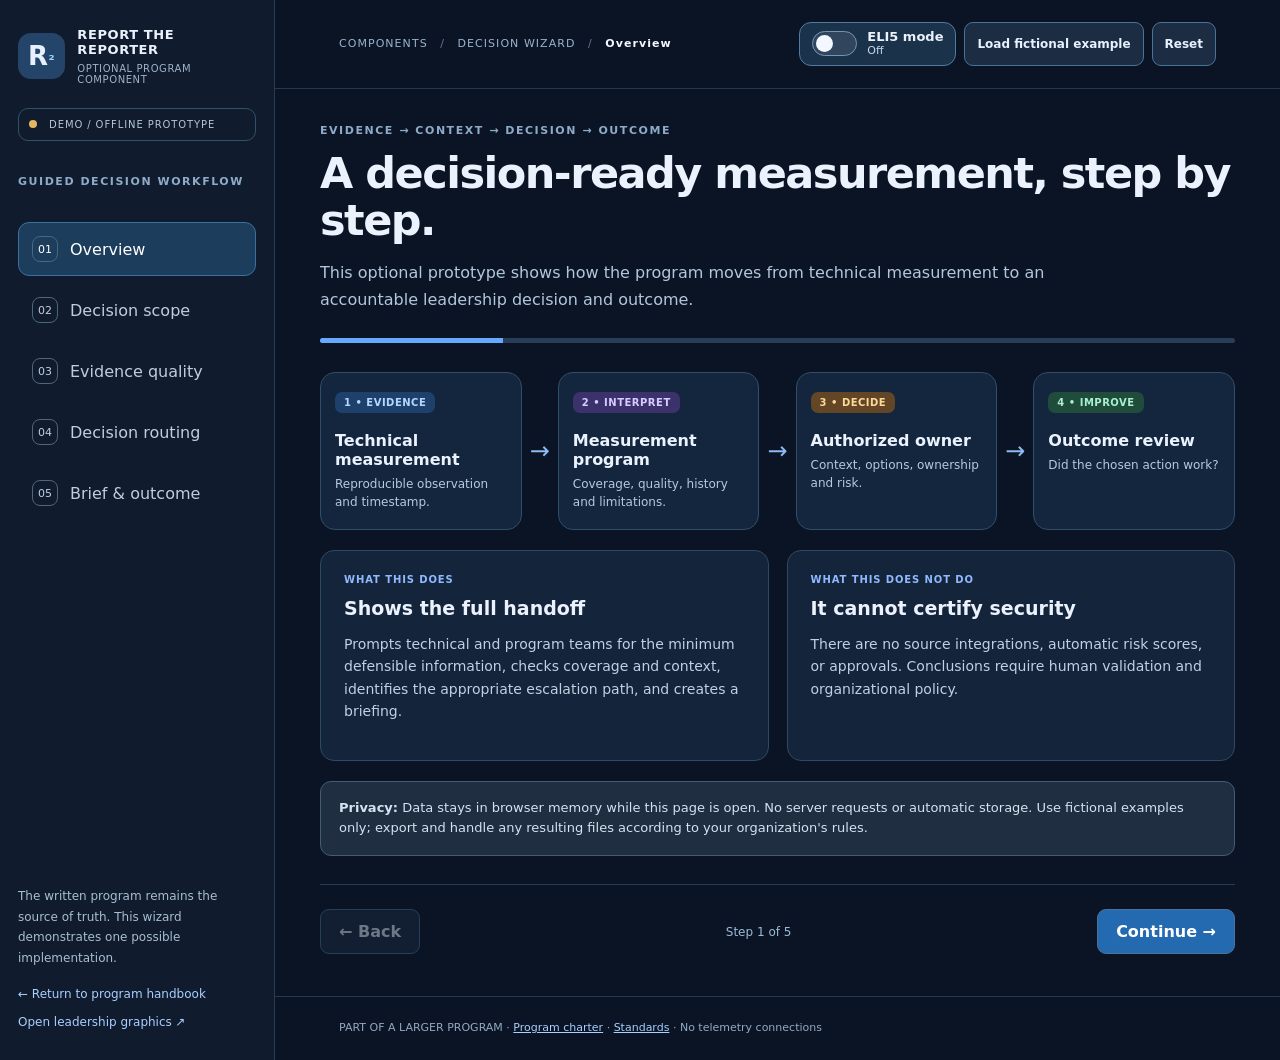
<file: components/decision-wizard/index.html>
<!doctype html>
<html lang="en">
<head>
<meta charset="utf-8">
<meta name="viewport" content="width=device-width, initial-scale=1">
<meta name="color-scheme" content="dark">
<meta name="description" content="Optional evidence-to-decision wizard component for Report the Reporter.">
<title>Decision Wizard | Report the Reporter</title>
<link rel="stylesheet" href="./styles.css">
<script defer src="./eli5.js"></script>
<script defer src="./app.js"></script>
</head>
<body>
<a class="skip" href="#main">Skip to main content</a>
<div class="layout">
<aside class="sidebar">
  <div class="brand"><span class="logo">R<span>²</span></span><span><strong>REPORT THE REPORTER</strong><small>OPTIONAL PROGRAM COMPONENT</small></span></div>
  <div class="type-tag"><span class="dot"></span> DEMO / OFFLINE PROTOTYPE</div>
  <p class="nav-caption">GUIDED DECISION WORKFLOW</p>
  <nav id="steps" aria-label="Wizard steps"></nav>
  <div class="side-foot">
    <p>The written program remains the source of truth. This wizard demonstrates one possible implementation.</p>
    <a href="../../README.md">← Return to program handbook</a>
    <a href="../../briefings/README.md">Open leadership graphics ↗</a>
  </div>
</aside>
<div class="content">
<header class="topbar">
  <div class="breadcrumbs">COMPONENTS <span>/</span> DECISION WIZARD <span>/</span> <strong id="step-label">Overview</strong></div>
  <div class="top-actions">
    <label class="eli5-control" for="eli5-toggle" title="Explain each step in everyday language">
      <input id="eli5-toggle" type="checkbox" role="switch" aria-describedby="eli5-help">
      <span class="eli5-toggle-track" aria-hidden="true"><span class="eli5-toggle-thumb"></span></span>
      <span class="eli5-toggle-text"><strong>ELI5 mode</strong><small id="eli5-toggle-state">Off</small></span>
    </label>
    <button type="button" class="button secondary small" id="load-demo">Load fictional example</button>
    <button type="button" class="button secondary small" id="reset">Reset</button>
  </div>
</header>
<main id="main">
<section class="heading">
  <div class="eyebrow">EVIDENCE → CONTEXT → DECISION → OUTCOME</div>
  <h1 id="page-title">A decision-ready measurement, step by step.</h1>
  <p id="page-intro">Use this guided example to see how a technical observation becomes something leadership can responsibly act on.</p>
  <div id="eli5-help" class="eli5-info" hidden><strong>PLAIN ENGLISH IS ON</strong> — Short explanations, everyday examples, and the same decision rules. <span>No real data is checked.</span></div>
  <div id="demo-banner" class="demo-banner" hidden role="status"></div>
  <div class="progress-track" aria-label="Wizard progress"><div id="progress-fill"></div></div>
</section>
<div id="step-0" class="step-panel">
  <div class="flow" aria-label="Program workflow">
    <div class="flow-cell"><span class="pill blue">1 • EVIDENCE</span><strong>Technical measurement</strong><p>Reproducible observation and timestamp.</p></div>
    <div class="flow-arrow">→</div>
    <div class="flow-cell"><span class="pill purple">2 • INTERPRET</span><strong>Measurement program</strong><p>Coverage, quality, history and limitations.</p></div>
    <div class="flow-arrow">→</div>
    <div class="flow-cell"><span class="pill amber">3 • DECIDE</span><strong>Authorized owner</strong><p>Context, options, ownership and risk.</p></div>
    <div class="flow-arrow">→</div>
    <div class="flow-cell"><span class="pill green">4 • IMPROVE</span><strong>Outcome review</strong><p>Did the chosen action work?</p></div>
  </div>
  <div class="grid two">
    <article class="card"><div class="card-label">WHAT THIS DOES</div><h2>Shows the full handoff</h2><p>Prompts technical and program teams for the minimum defensible information, checks coverage and context, identifies the appropriate escalation path, and creates a briefing.</p></article>
    <article class="card"><div class="card-label">WHAT THIS DOES NOT DO</div><h2>It cannot certify security</h2><p>There are no source integrations, automatic risk scores, or approvals. Conclusions require human validation and organizational policy.</p></article>
  </div>
  <div class="notice"><strong>Privacy:</strong> Data stays in browser memory while this page is open. No server requests or automatic storage. Use fictional examples only; export and handle any resulting files according to your organization's rules.</div>
</div>
<div id="step-1" class="step-panel" hidden>
  <div class="section-top"><span class="pill blue">01 · DEFINE</span><h2>What decision are we trying to support?</h2><p>Define the scope and purpose before collecting or ranking numbers.</p></div>
  <div class="grid two">
    <label class="field">Reporting Unit <small>Department, division, business unit or other scoped entity</small><input id="unit" placeholder="e.g. Service Delivery Division"></label>
    <label class="field">Measure <small>Use a clear and repeatable name</small><select id="measure"><option value="Vulnerability remediation">Vulnerability remediation performance</option><option value="Protective control coverage">Protective control coverage</option><option value="Security telemetry coverage">Security telemetry coverage</option><option value="Other">Other defined outcome</option></select></label>
    <label class="field">Decision question <small>Not a dashboard title</small><textarea id="question" rows="3" placeholder="Do repeated remediation delays warrant a process or shared-capability change?"></textarea></label>
    <label class="field">Accountable measurement owner <small>Team or role, not necessarily a named person</small><input id="owner" placeholder="e.g. Measurement Program Lead"></label>
  </div>
  <div class="notice"><strong>Terminology:</strong> Reporting Unit describes the measured scope. Enterprise describes the parent organization. Both are neutral to industry and organizational structure.</div>
</div>
<div id="step-2" class="step-panel" hidden>
  <div class="section-top"><span class="pill purple">02 · VALIDATE</span><h2>What can the evidence actually establish?</h2><p>Inconsistent scope, data freshness or coverage may invalidate a seemingly clear result.</p></div>
  <div class="grid two">
    <label class="field">Observed count <small>Numerator; what meets the measure's defined condition</small><input id="numerator" type="number" min="0" step="1" placeholder="e.g. 82"></label>
    <label class="field">Eligible population <small>Authoritative denominator, not vendor-only inventory</small><input id="denominator" type="number" min="1" step="1" placeholder="e.g. 100"></label>
    <label class="field">Observed as of <small>Source observation date</small><input id="observed" type="date"></label>
    <label class="field">Source category <small>Platform-neutral evidence source</small><select id="source"><option value="Assessment platform">Assessment platform</option><option value="Security monitoring platform">Security monitoring platform</option><option value="Asset inventory">Asset inventory</option><option value="Control management platform">Control management platform</option><option value="Validated manual assessment">Validated manual assessment</option></select></label>
    <label class="field">Applicable scope verified? <small>Confirm shared-service responsibility and eligibility</small><select id="scope"><option value="unverified">Not yet verified</option><option value="verified">Verified by relevant owners</option><option value="inapplicable">Not applicable</option></select></label>
    <label class="field">Source quality / coverage <small>Applies to evidence completeness, not security outcome</small><select id="coverage"><option value="unknown">Unknown / not established</option><option value="limited">Material gaps known</option><option value="adequate">Verified sufficient for this question</option></select></label>
  </div>
  <div id="evidence-visual" class="evidence-visual" hidden aria-live="polite"></div>
  <div id="evidence-result" class="result"></div>
</div>
<div id="step-3" class="step-panel" hidden>
  <div class="section-top"><span class="pill amber">03 · ROUTE</span><h2>Does this require a decision—and from whom?</h2><p>This is a guided routing suggestion, not a substitute for approved incident or risk procedures.</p></div>
  <div class="grid two">
    <label class="field">Urgent material threat?<select id="urgent"><option value="unknown">Not assessed</option><option value="yes">Yes — immediate response required</option><option value="no">No</option></select></label>
    <label class="field">Persistent across review periods?<select id="persistent"><option value="unknown">Not established</option><option value="yes">Yes</option><option value="no">No / transient</option></select></label>
    <label class="field">Mission or service impact reviewed?<select id="impact"><option value="unknown">Not reviewed</option><option value="confirmed">Relevant impact confirmed by owner</option><option value="no">Not material at this time</option></select></label>
    <label class="field">Likely response authority<select id="authority"><option value="unknown">To be determined</option><option value="unit">Reporting Unit</option><option value="enterprise">Enterprise / shared capability</option><option value="risk">Risk owner / governance</option></select></label>
    <label class="field full">Context and limitations <small>Explain why, with uncertainties—not a forced rating</small><textarea id="context" rows="4" placeholder="What is known, what is disputed, what may explain the trend, and what needs confirmation?"></textarea></label>
  </div>
  <div id="routing-result" class="result"></div>
  <div id="routing-explain" class="eli5-reason" hidden></div>
</div>
<div id="step-4" class="step-panel" hidden>
  <div class="section-top"><span class="pill green">04 · BRIEF & REVIEW</span><h2>Same evidence, right-level presentation.</h2><p>Draft wording for different audiences, with an explicit outcome review. These are editable starting points, not approved findings.</p></div>
  <div class="grid two">
    <label class="field">Proposed decision or next action<input id="action" placeholder="e.g. Validate root cause and identify feasible options"></label>
    <label class="field">Decision/action owner<input id="actionOwner" placeholder="e.g. Reporting Unit Director"></label>
    <label class="field">Outcome review date<input id="review" type="date"></label>
    <label class="field">Verification method<input id="verify" placeholder="e.g. Recheck 30-day overdue trend and measurement coverage"></label>
  </div>
  <div class="grid two outputs">
    <article class="card"><span class="pill blue">TECHNICAL</span><h3>What happened?</h3><p id="technical-brief"></p></article>
    <article class="card"><span class="pill purple">PROGRAM</span><h3>What does it mean?</h3><p id="program-brief"></p></article>
    <article class="card"><span class="pill amber">REPORTING UNIT</span><h3>What can we change?</h3><p id="unit-brief"></p></article>
    <article class="card"><span class="pill green">ENTERPRISE</span><h3>What needs an authorized decision?</h3><p id="enterprise-brief"></p></article>
  </div>
  <div class="actions outputs"><button id="export" type="button" class="button primary">Export JSON packet</button><button id="print" type="button" class="button secondary">Print briefing</button></div>
  <div class="notice"><strong>Human approval required.</strong> This prototype never accepts risk, allocates budget, or sends a decision for approval.</div>
</div>
<div class="wizard-actions">
  <button id="previous" type="button" class="button secondary">← Back</button>
  <span id="step-count" class="count"></span>
  <button id="next" type="button" class="button primary">Continue →</button>
</div>
</main>
<footer>PART OF A LARGER PROGRAM · <a href="../../program/01-charter.md">Program charter</a> · <a href="../../references/standards-map.md">Standards</a> · No telemetry connections</footer>
</div>
</div>
</body>
</html>
</file>
<file: components/decision-wizard/styles.css>
:root{color-scheme:dark;font-family:Inter,ui-sans-serif,system-ui,-apple-system,"Segoe UI",sans-serif;background:#0a1424;color:#ebf2fd}*{box-sizing:border-box}body{margin:0}button,input,select,textarea{font:inherit}a{color:#a9cfff}button{cursor:pointer}.skip{position:absolute;top:-100px;background:white;color:#152338;padding:10px;z-index:10}.skip:focus{top:0}.layout{min-height:100vh;display:grid;grid-template-columns:275px 1fr}.sidebar{background:#101c2d;border-right:1px solid #2a3c52;padding:27px 18px;display:flex;flex-direction:column;gap:23px}.brand{display:flex;gap:12px;align-items:center;font-size:13px;letter-spacing:.045em}.brand small{font-size:10px;color:#9fb2ca;display:block;margin-top:6px}.logo{font-size:26px;font-weight:800;color:#e7f0ff;background:#24446a;padding:8px 10px;border-radius:13px}.logo span{font-size:14px;color:#8ed6ff}.type-tag{font-size:10px;letter-spacing:.09em;color:#b5c6d9;border:1px solid #32506a;padding:10px;border-radius:10px}.dot{display:inline-block;width:8px;height:8px;border-radius:50%;background:#e5b661;margin-right:8px}.nav-caption,.eyebrow{color:#8eabc9;font-size:11px;font-weight:800;letter-spacing:.14em}.sidebar nav{display:flex;flex-direction:column;gap:7px}.nav-step{border:1px solid transparent;border-radius:11px;background:transparent;color:#c0cde0;text-align:left;padding:13px;display:flex;align-items:center;gap:12px}.nav-step:hover,.nav-step:focus-visible{background:#1d304a}.nav-step[aria-current="step"]{background:#1d3d5c;border-color:#39709f;color:#fff}.nav-num{display:inline-grid;place-items:center;width:26px;height:26px;border:1px solid #4c6580;border-radius:8px;font-size:11px;flex-shrink:0}.side-foot{margin-top:auto;font-size:12px;line-height:1.7;color:#a9bdd4;display:grid;gap:8px}.side-foot p{margin:0 0 8px}.side-foot a{text-decoration:none}.content{min-width:0;display:flex;flex-direction:column}.topbar{padding:22px clamp(22px,5vw,70px);border-bottom:1px solid #243850;display:flex;justify-content:space-between;gap:15px;align-items:center}.breadcrumbs{font-size:11px;letter-spacing:.095em;color:#9ab2ce}.breadcrumbs span{color:#5f7794;margin:0 8px}.breadcrumbs strong{color:#f4f8ff}.top-actions{display:flex;gap:8px;flex-wrap:wrap}main{width:min(1100px,100%);margin:0 auto;flex:1;padding:35px clamp(18px,4vw,45px) 42px}.heading h1{font-size:clamp(30px,3.4vw,43px);line-height:1.1;letter-spacing:-.035em;margin:13px 0 12px}.heading>p,.section-top p{color:#b3c7dc;max-width:780px;line-height:1.65}.progress-track{height:5px;background:#293e56;border-radius:20px;margin:25px 0 29px;overflow:hidden}#progress-fill{width:20%;height:100%;background:#66aaff;transition:width .2s}.step-panel{min-height:370px}.step-panel[hidden]{display:none!important}.flow{display:flex;align-items:stretch;gap:8px;margin-bottom:20px}.flow-cell{flex:1;min-width:0;padding:18px 14px;border:1px solid #314e6a;background:#14263e;border-radius:15px}.flow-cell strong{display:block;margin:18px 0 6px}.flow-cell p{color:#b5c9df;font-size:12px;line-height:1.5;margin:0}.flow-arrow{display:grid;place-items:center;color:#8cbcf1;font-size:24px}.pill{display:inline-block;padding:5px 9px;border-radius:7px;font-size:10px;font-weight:800;letter-spacing:.05em}.blue{color:#b3d8ff;background:#1e416b}.purple{color:#d7cbff;background:#3b326b}.amber{color:#ffd899;background:#624626}.green{color:#a7efce;background:#204d3b}.grid{display:grid;gap:18px;margin:20px 0}.two{grid-template-columns:repeat(2,minmax(0,1fr))}.card{border:1px solid #304963;background:#14243a;border-radius:14px;padding:23px}.card h2{font-size:19px;margin:12px 0}.card h3{font-size:17px}.card p{font-size:14px;line-height:1.6;color:#c1d0e2}.card-label{font-size:10px;letter-spacing:.09em;font-weight:750;color:#8fbaff}.notice,.result{padding:16px 18px;background:#202e42;border:1px solid #435b75;border-radius:11px;color:#d5e2f1;font-size:13px;line-height:1.6;margin:18px 0}.result strong{color:#fff}.section-top h2{font-size:27px;margin:12px 0 4px}.field{font-size:13px;font-weight:720;display:flex;flex-direction:column;gap:8px;color:#eef5ff}.field small{font-size:11px;color:#9cb3cc;font-weight:400;min-height:16px}.field input,.field select,.field textarea{width:100%;background:#13253b;border:1px solid #456078;color:#edf5ff;border-radius:9px;padding:12px;min-height:45px}.field textarea{resize:vertical}.field input:focus,.field select:focus,.field textarea:focus{outline:2px solid #6caeff;outline-offset:1px}.field.full{grid-column:1/-1}.wizard-actions{display:flex;align-items:center;gap:16px;border-top:1px solid #273d52;padding-top:24px;margin-top:28px}.wizard-actions .count{flex:1;text-align:center;color:#9cbbd8;font-size:12px}.button{border-radius:9px;padding:12px 18px;border:1px solid #497399;font-weight:700}.button.primary{background:#246ab0;color:#fff}.button.primary:hover{background:#3182d4}.button.secondary{background:#1c2c43;color:#e6f2ff}.button.secondary:hover{background:#263e5c}.button.small{padding:9px 12px;font-size:12px}.button:disabled{cursor:not-allowed;opacity:.45}.outputs{margin-top:20px}.outputs .card{min-height:190px}.outputs p{white-space:pre-line}footer{padding:22px clamp(22px,5vw,70px);border-top:1px solid #253951;font-size:11px;color:#93a9c2;line-height:1.7}@media(max-width:1000px){.layout{grid-template-columns:1fr}.sidebar{gap:10px;padding:16px}.sidebar nav{display:flex;flex-direction:row;overflow-x:auto}.nav-step{white-space:nowrap}.side-foot{display:none}.topbar{padding:15px 20px}}@media(max-width:680px){.two{grid-template-columns:1fr}.flow{flex-direction:column}.flow-arrow{transform:rotate(90deg)}.topbar{align-items:flex-start;flex-direction:column}.heading h1{font-size:29px}}@media print{body{background:white;color:black}.sidebar,.topbar,.wizard-actions,.outputs button,.progress-track,footer{display:none!important}.layout{display:block}.content,main{display:block;padding:0}.step-panel{display:none!important}#step-4{display:block!important}.card{break-inside:avoid;background:white;color:black;border:1px solid #bbb}.card p{color:black}.field{display:none}.notice{background:white;color:black}.heading{display:none}}
/* ELI5 mode: visible, accessible switching plus a count you can see. */
.eli5-control{display:flex;align-items:center;gap:10px;cursor:pointer;border:1px solid #527aa1;background:#1b324b;border-radius:12px;padding:7px 12px;user-select:none}
.eli5-control input{position:absolute;opacity:0;width:1px;height:1px}
.eli5-control:focus-within{outline:3px solid #85c9ff;outline-offset:3px}
.eli5-toggle-track{width:45px;height:25px;border:1px solid #7395b5;border-radius:99px;display:flex;align-items:center;padding:3px;background:#31455d;transition:background .2s}
.eli5-toggle-thumb{width:17px;height:17px;display:block;background:#f3f7ff;border-radius:50%;transition:transform .2s}
.eli5-control input:checked+.eli5-toggle-track{background:#2e9668}
.eli5-control input:checked+.eli5-toggle-track .eli5-toggle-thumb{transform:translateX(20px)}
.eli5-toggle-text{display:flex;flex-direction:column;font-size:13px;line-height:1.15}
.eli5-toggle-text small{font-size:11px;color:#c6dbf1}
.eli5-info,.demo-banner,.eli5-reason,.evidence-visual{margin:15px 0;padding:16px 19px;border:1px solid #466b8a;border-radius:12px;background:#16324c;line-height:1.6;font-size:14px}
.eli5-info strong{color:#bce9ff}.eli5-info span{color:#accce6}
.demo-banner{border-color:#93783c;background:#3d3120;color:#fce8bd}
.eli5-reason{background:#1b3045}
.evidence-visual{background:#122a3a;border-color:#4d7794}
.evidence-visual>strong{display:block;letter-spacing:.07em;color:#e5f2ff}
.evidence-visual p{font-size:17px;line-height:1.55;color:#edf6ff}
.evidence-visual small{color:#c5d8e9}
.count-chips{display:flex;gap:8px;flex-wrap:wrap;margin:17px 0}
.count-chip{width:42px;height:42px;border:2px solid #578a9e;border-radius:10px;display:inline-block}
.count-chip.met{background:#307b59;border-color:#63d39f}
.count-chip.unknown{background:#6d5225;border-color:#e8be67}
.count-track{margin:16px 0;height:24px;border-radius:9px;background:#6d5225;overflow:hidden}
.count-track span{display:block;height:100%;background:#307b59}
.eli5 .field{font-size:15px}.eli5 .field small{font-size:13px;line-height:1.45}
.eli5 .section-top p{font-size:16px}
.eli5 .result{font-size:16px}
@media(max-width:680px){.eli5-control{width:100%}.count-chip{width:33px;height:33px}}
@media print{.eli5-control,.eli5-info,.demo-banner,.evidence-visual,.eli5-reason{display:none!important}}
</file>
